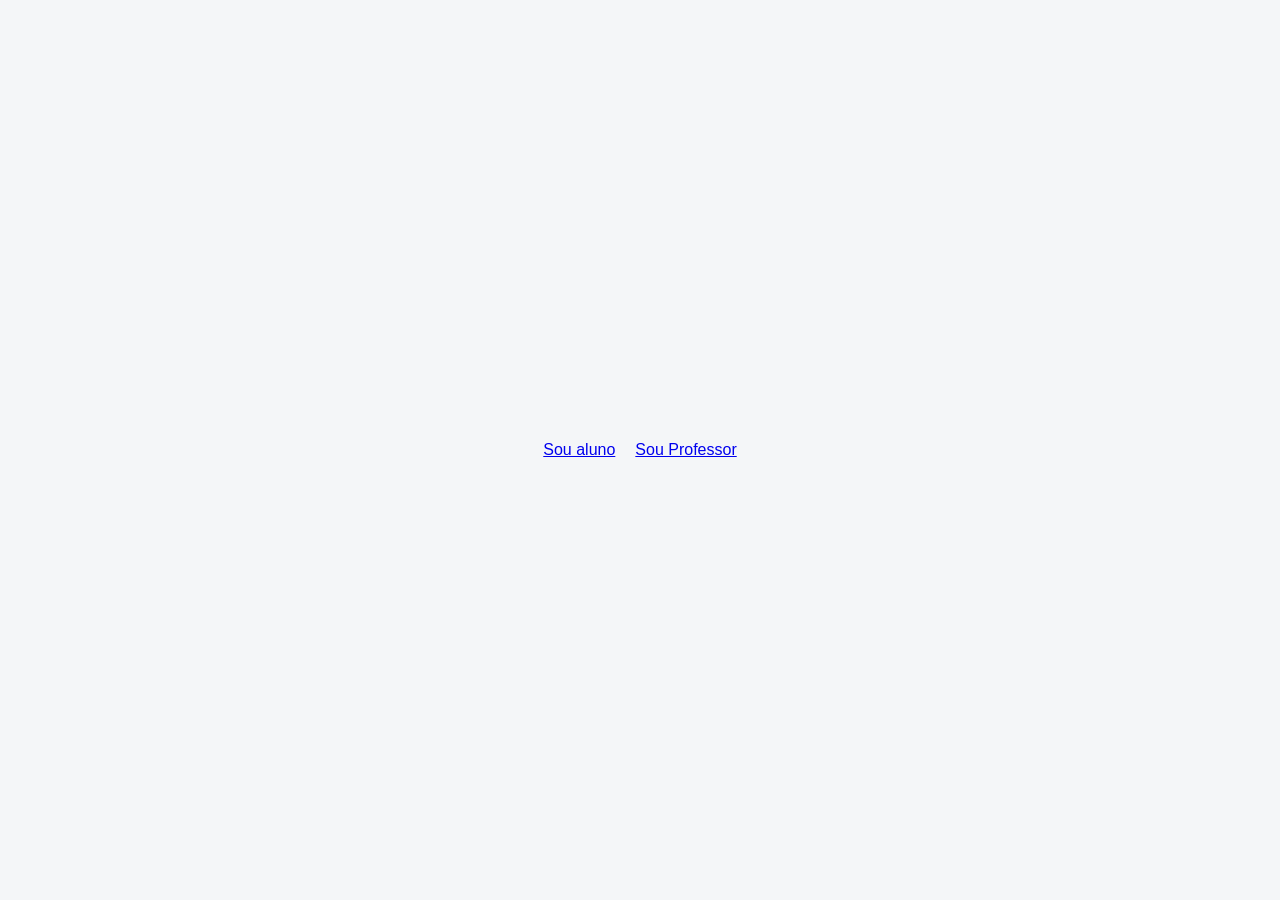
<file: index.html>
<!DOCTYPE html>
<html lang="pt-BR">
<head>
    <meta charset="UTF-8">
    <meta name="viewport" content="width=device-width, initial-scale=1.0">
    <title>ClassHub</title>
    <link rel="stylesheet" href="./index.css">
</head>

<body>

    <div class="botoes">
        <a href="./Flavio/login.html" class="botao">Sou aluno</a>
        <a href="professor.html" class="botao">Sou Professor</a>
    </div>    

</body>
</html>
</file>
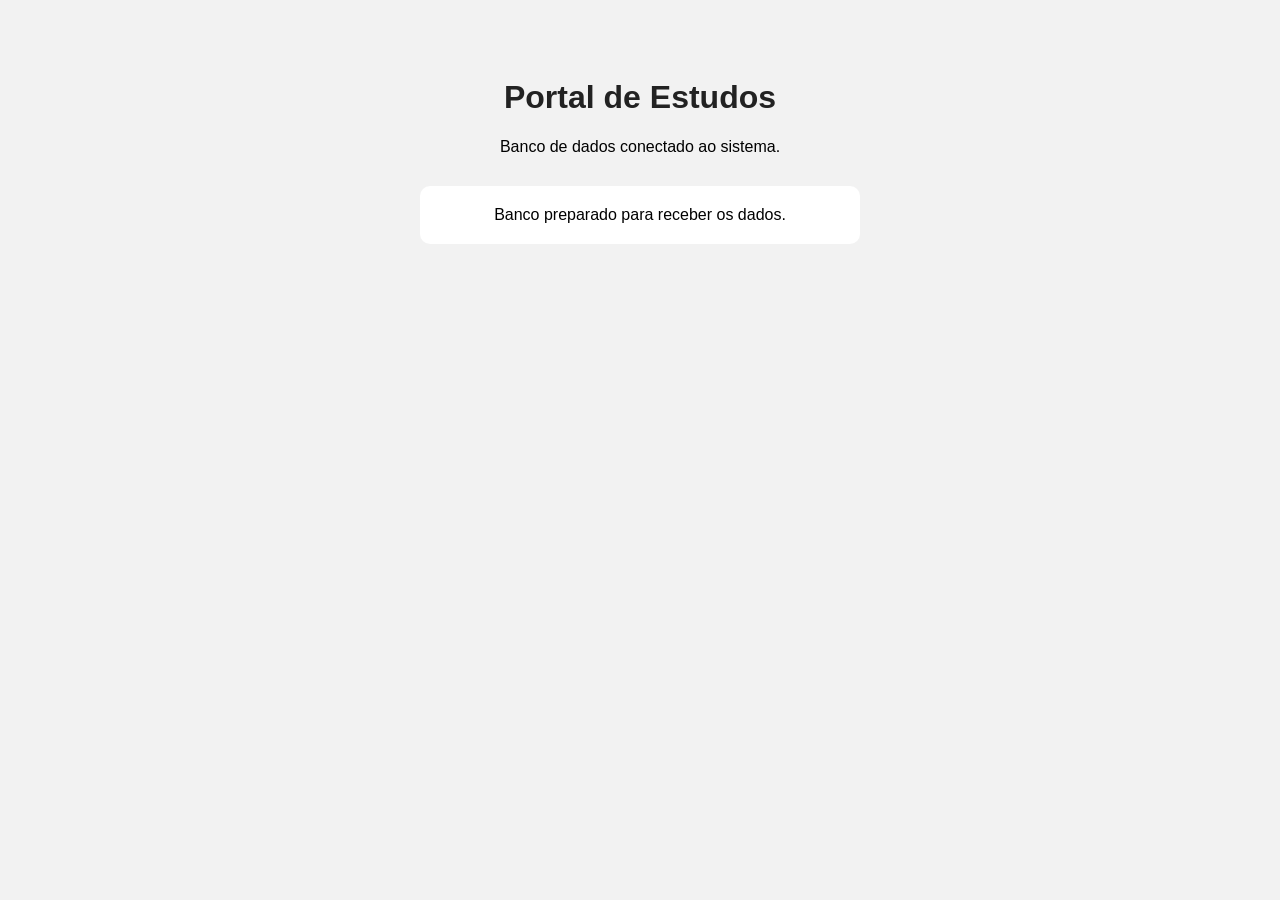
<file: Davi/banco.html>
<!DOCTYPE html>
<html lang="pt-br">
<head>
    <meta charset="UTF-8">
    <title>Banco de Dados</title>
    <link rel="stylesheet" href="banco.css">
</head>

<body>

    <h1>Portal de Estudos</h1>

    <p>Banco de dados conectado ao sistema.</p>

    <div id="status">
        Aguardando conexão...
    </div>

    <script src="banco.js"></script>

</body>
</html>
</file>
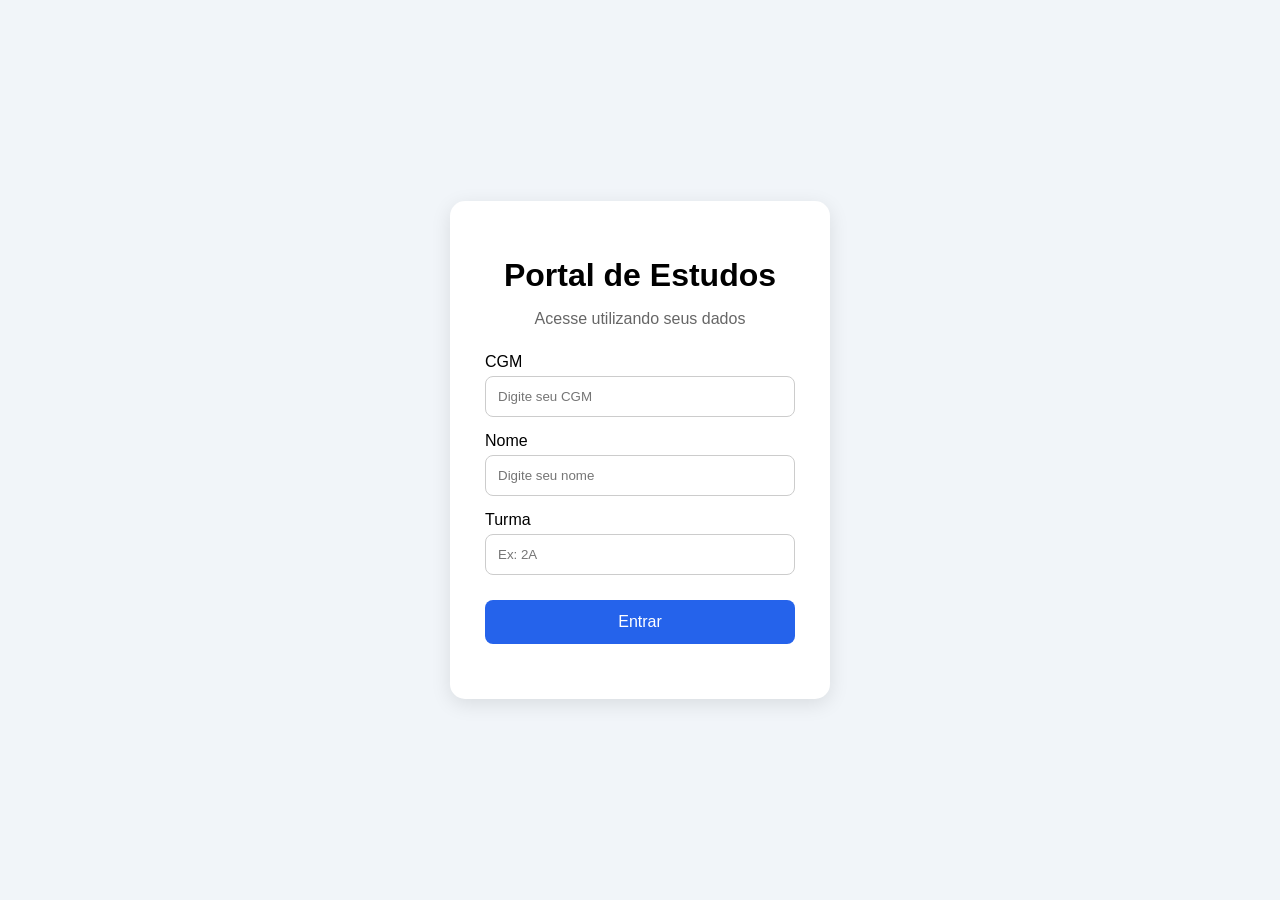
<file: Flavio/login.html>
<!DOCTYPE html>
<html lang="pt-br">

<head>
    <meta charset="UTF-8">
    <meta name="viewport" content="width=device-width, initial-scale=1.0">

    <title>Login - Portal de Estudos</title>

    <link rel="stylesheet" href="login.css">
</head>

<body>

    <div class="login-container">

        <h1>Portal de Estudos</h1>

        <p>Acesse utilizando seus dados</p>

        <form id="loginForm">

            <label for="cgm">CGM</label>
            <input
                type="text"
                id="cgm"
                placeholder="Digite seu CGM"
                required
            >

            <label for="nome">Nome</label>
            <input
                type="text"
                id="nome"
                placeholder="Digite seu nome"
                required
            >

            <label for="turma">Turma</label>
            <input
                type="text"
                id="turma"
                placeholder="Ex: 2A"
                required
            >

            <button type="submit">
                Entrar
            </button>

        </form>

        <p id="mensagem"></p>

    </div>

    <script src="login.js"></script>

</body>

</html>
</file>
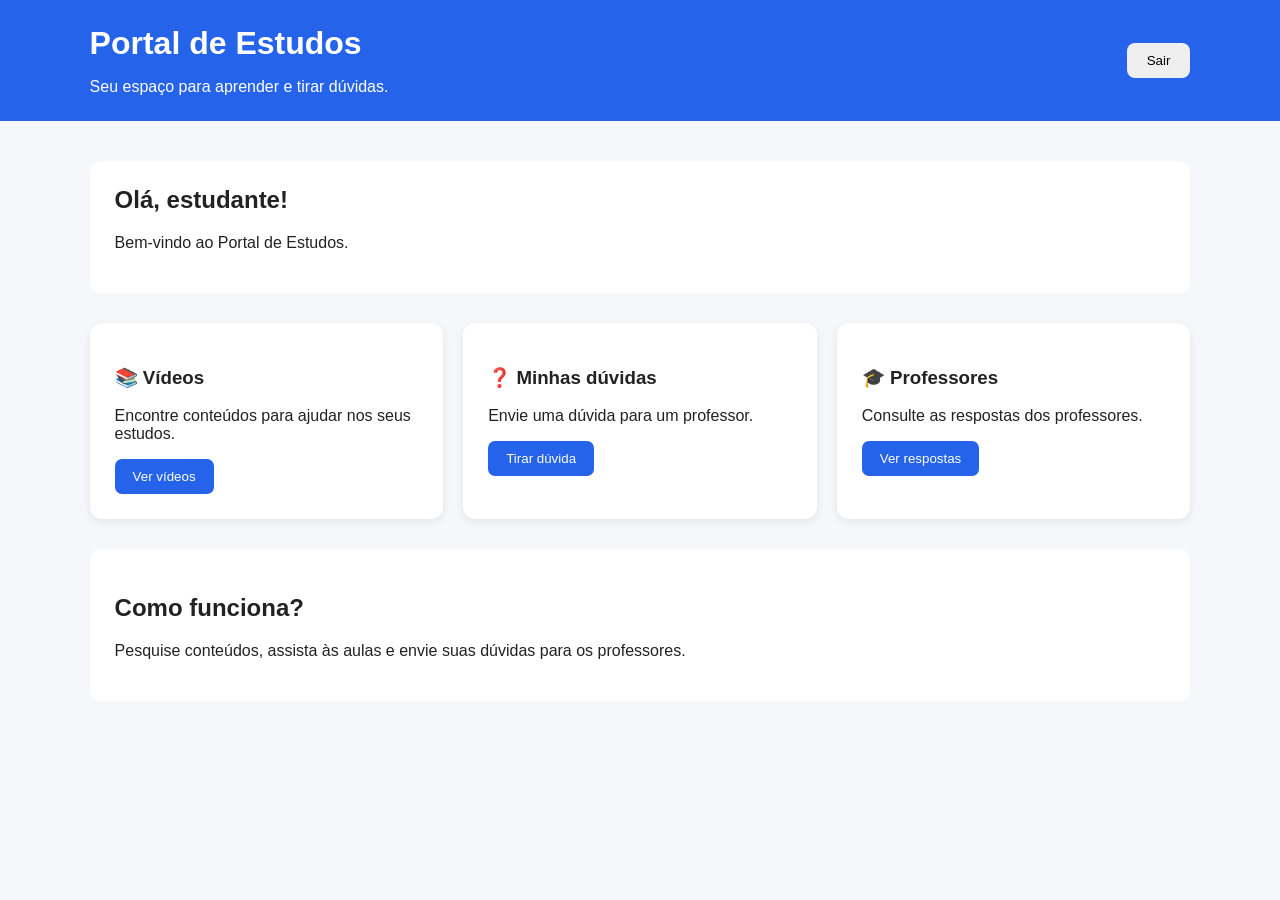
<file: Jeferson/principal.html>
<!DOCTYPE html>
<html lang="pt-br">

<head>

    <meta charset="UTF-8">

    <meta name="viewport"
    content="width=device-width, initial-scale=1.0">

    <title>Portal de Estudos</title>

    <link rel="stylesheet" href="principal.css">

</head>

<body>

    <header>

        <div>
            <h1>Portal de Estudos</h1>
            <p>Seu espaço para aprender e tirar dúvidas.</p>
        </div>

        <button id="sair">
            Sair
        </button>

    </header>


    <main>

        <section class="boas-vindas">

            <h2 id="nomeAluno">
                Olá!
            </h2>

            <p id="turmaAluno">
                Bem-vindo ao Portal de Estudos.
            </p>

        </section>


        <section class="cards">

            <div class="card">

                <h3>📚 Vídeos</h3>

                <p>
                    Encontre conteúdos para ajudar nos seus estudos.
                </p>

                <button onclick="abrirVideos()">
                    Ver vídeos
                </button>

            </div>


            <div class="card">

                <h3>❓ Minhas dúvidas</h3>

                <p>
                    Envie uma dúvida para um professor.
                </p>

                <button onclick="abrirDuvidas()">
                    Tirar dúvida
                </button>

            </div>


            <div class="card">

                <h3>🎓 Professores</h3>

                <p>
                    Consulte as respostas dos professores.
                </p>

                <button onclick="abrirProfessores()">
                    Ver respostas
                </button>

            </div>

        </section>


        <section class="resumo">

            <h2>Como funciona?</h2>

            <p>
                Pesquise conteúdos, assista às aulas e envie
                suas dúvidas para os professores.
            </p>

        </section>

    </main>


    <script src="principal.js"></script>

</body>

</html>
</file>
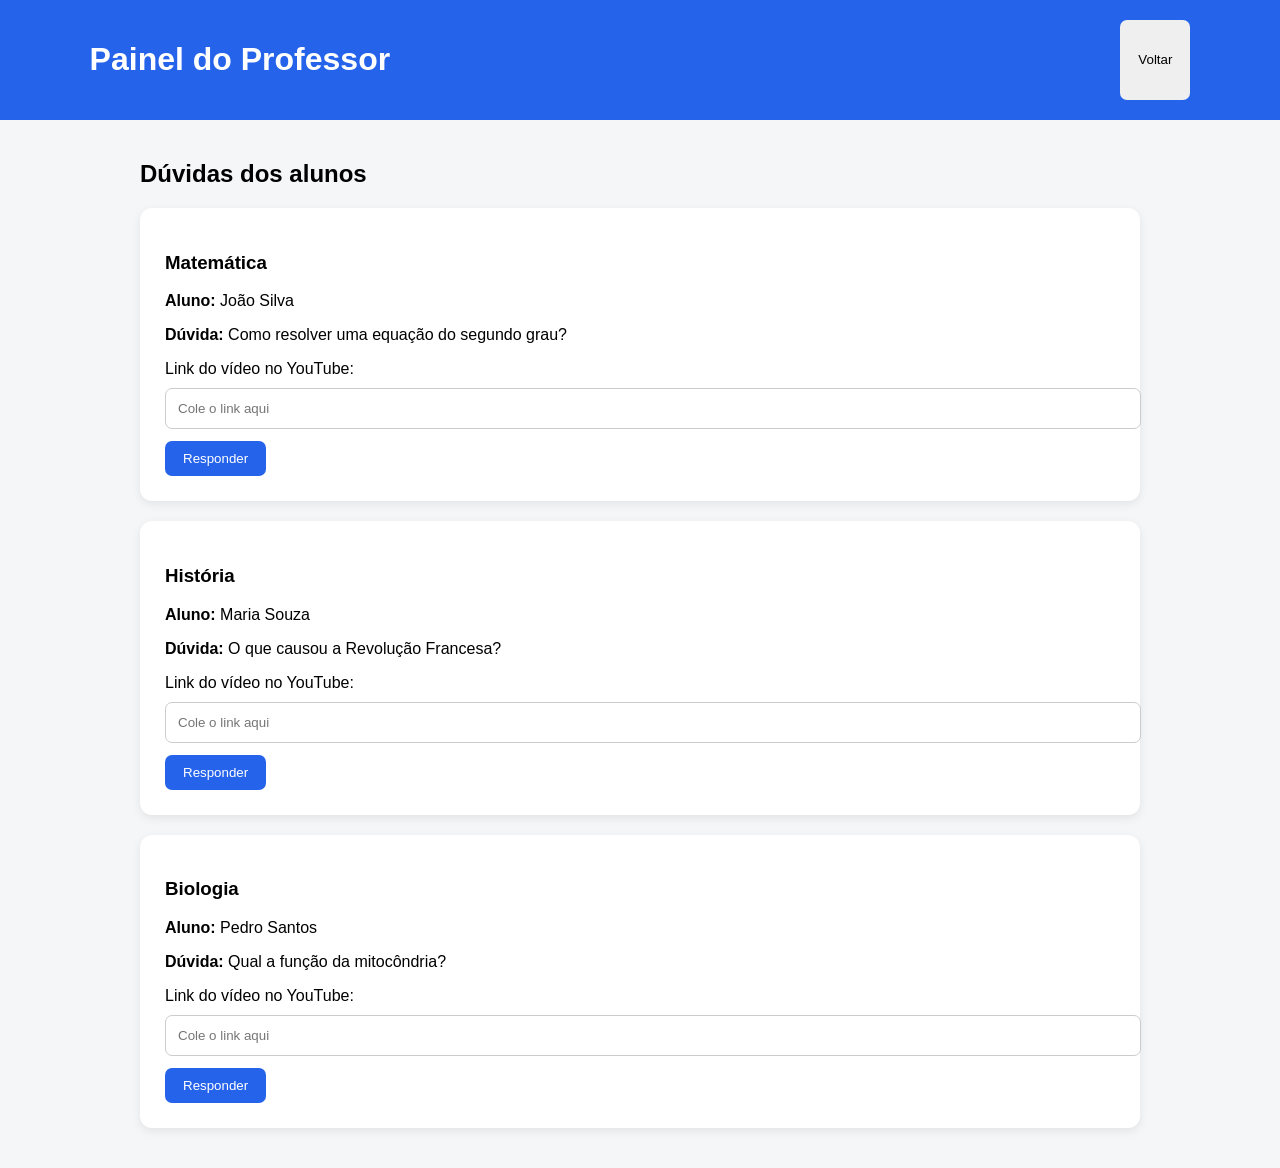
<file: Joao/professor.html>
<!DOCTYPE html>
<html lang="pt-br">
<head>
    <meta charset="UTF-8">
    <title>Painel do Professor</title>
    <link rel="stylesheet" href="professor.css">

</head>

<body>
    <header>
        <h1>Painel do Professor</h1>
        <button onclick="voltar()">
            Voltar
        </button>

    </header>
    <main>
        <h2>Dúvidas dos alunos</h2>
        <div id="listaDuvidas"></div>
    </main>
    <script src="professor.js"></script>
</body>

</html>
</file>
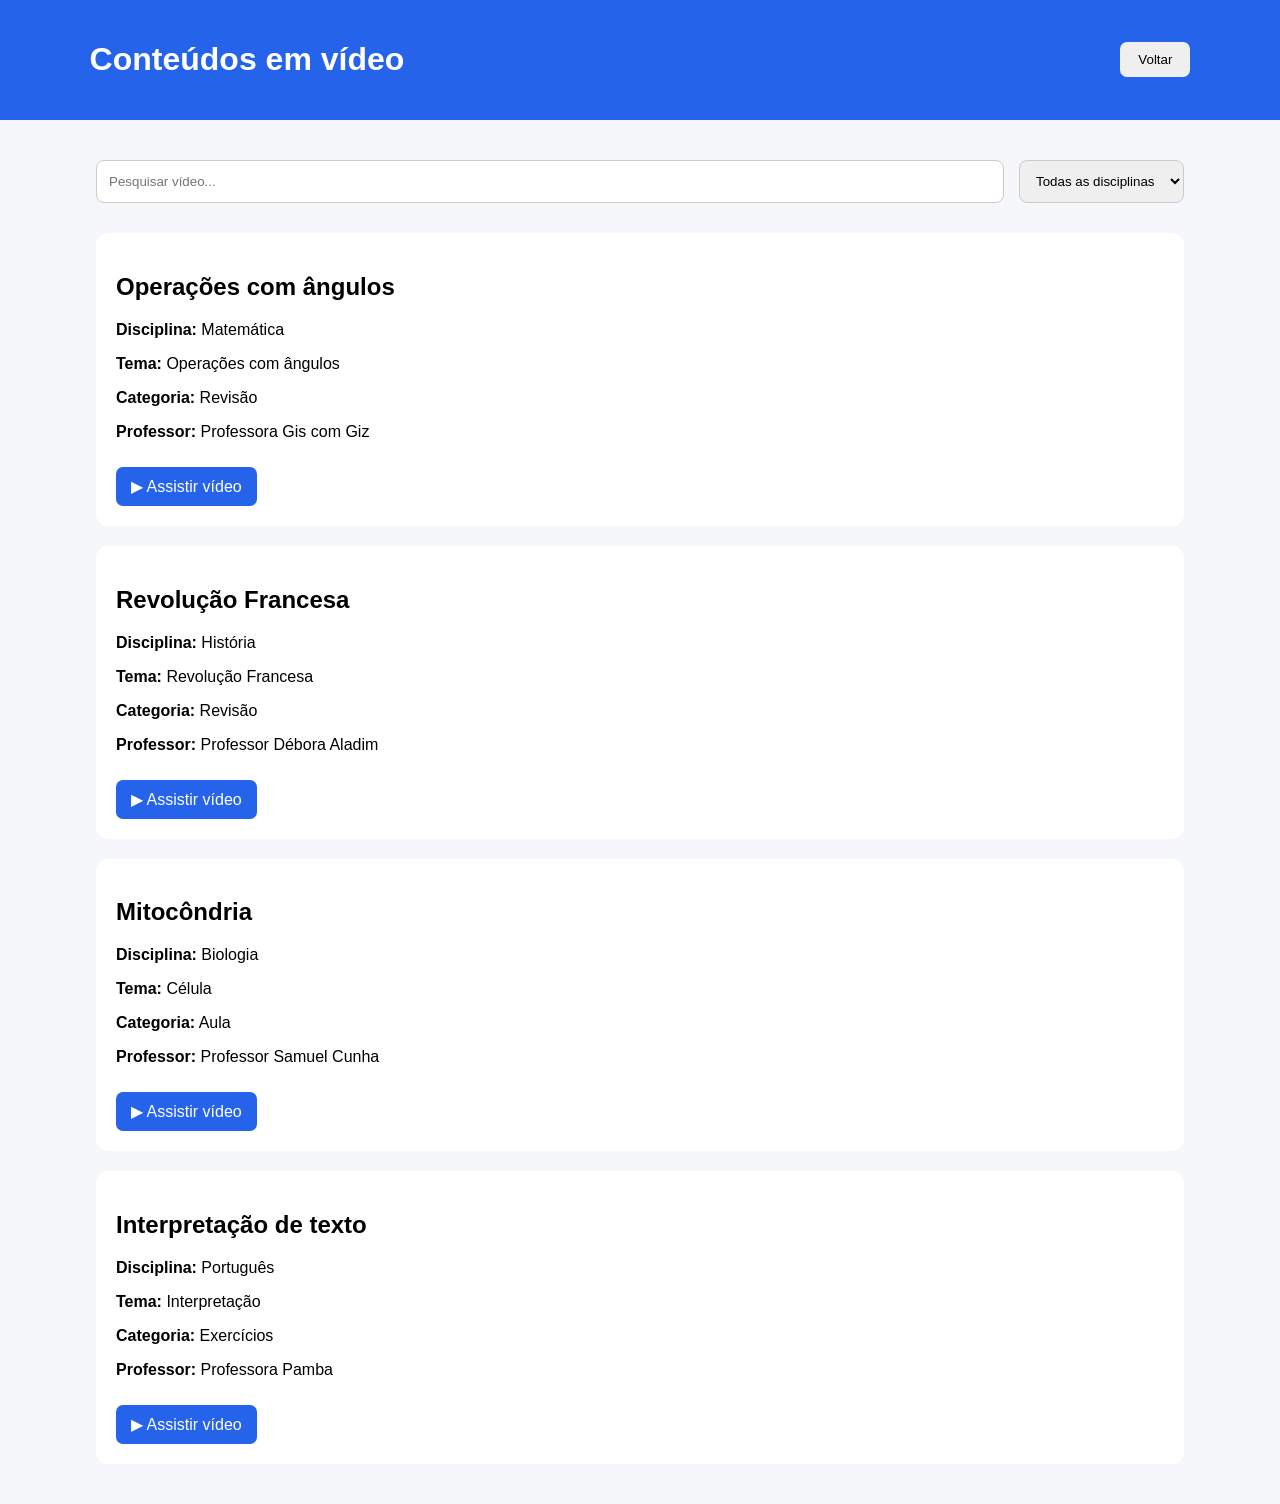
<file: Luiz/videos.html>
<!DOCTYPE html>
<html lang="pt-br">

<head>

    <meta charset="UTF-8">

    <title>Vídeos</title>

    <link rel="stylesheet" href="videos.css">

</head>

<body>

    <header>

        <h1> Conteúdos em vídeo</h1>

        <button onclick="voltar()">
            Voltar
        </button>

    </header>


    <main>

        <div class="filtros">

            <input
                type="text"
                id="pesquisa"
                placeholder="Pesquisar vídeo..."
            >

            <select id="disciplina">

                <option value="">
                    Todas as disciplinas
                </option>

                <option value="Matemática">
                    Matemática
                </option>

                <option value="História">
                    História
                </option>

                <option value="Biologia">
                    Biologia
                </option>

                <option value="Português">
                    Português
                </option>

            </select>

        </div>


        <div id="listaVideos"></div>

    </main>


    <script src="videos.js"></script>

</body>

</html>
</file>
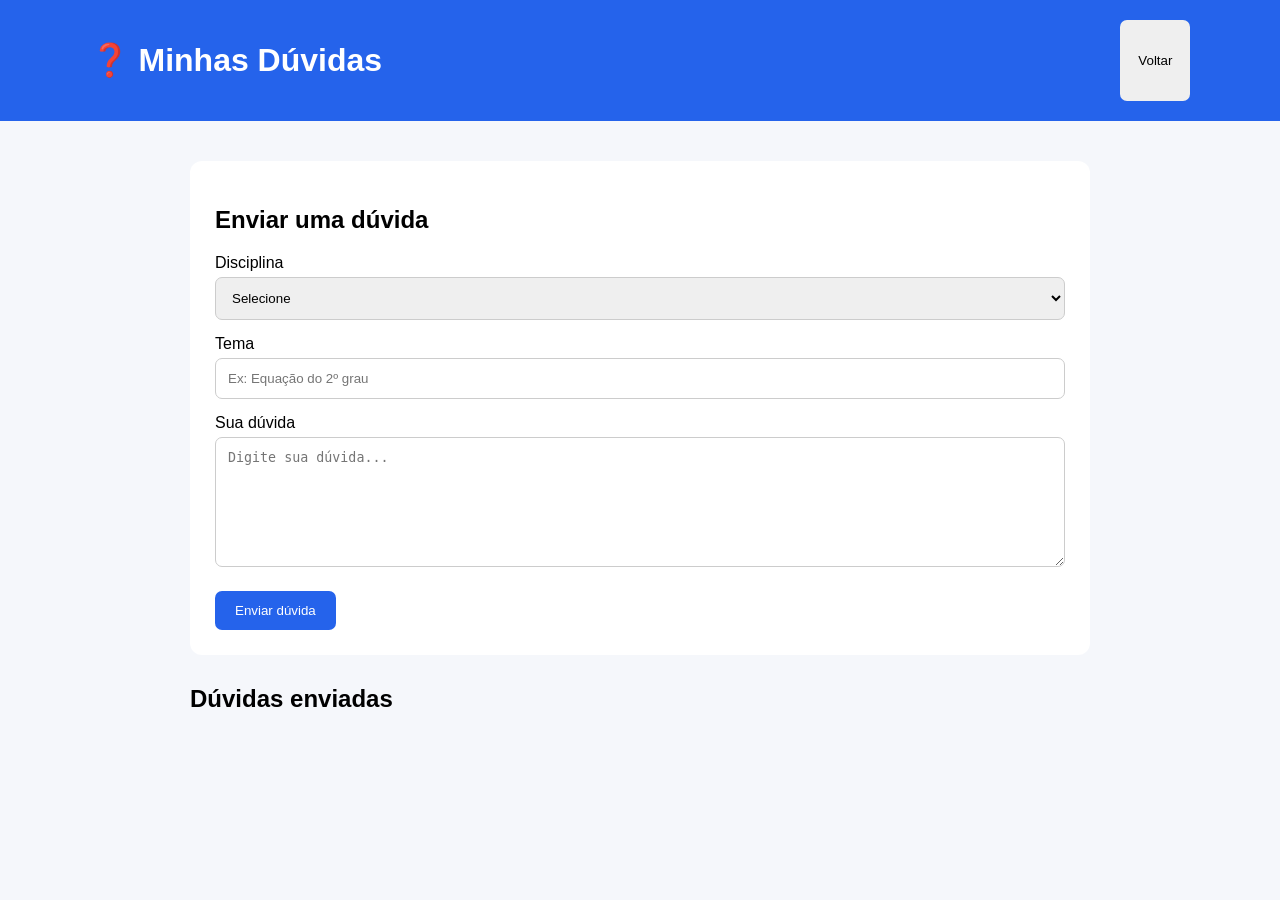
<file: Nathan/duvidas.html>
<!DOCTYPE html>
<html lang="pt-br">

<head>
    <meta charset="UTF-8">
    <title>Minhas Dúvidas</title>
    <link rel="stylesheet" href="duvidas.css">
</head>

<body>
    <header>
        <h1>❓ Minhas Dúvidas</h1>
        <button onclick="voltar()">
            Voltar
        </button>
    </header>

    <main>
        <section class="formulario">
            <h2>Enviar uma dúvida</h2>

            <label>Disciplina</label>
            <select id="disciplina">
                <option value="">
                    Selecione
                </option>
                <option value="Matemática">
                    Matemática
                </option>
                <option value="História">
                    História
                </option>
                <option value="Biologia">
                    Biologia
                </option>
                <option value="Português">
                    Português
                </option>
            </select>

            <label>Tema</label>
            <input
                type="text"
                id="tema"
                placeholder="Ex: Equação do 2º grau"
            >

            <label>Sua dúvida</label>
            <textarea
                id="pergunta"
                placeholder="Digite sua dúvida..."
            ></textarea>

            <button id="enviar">
                Enviar dúvida
            </button>
        </section>

        <section>
            <h2>Dúvidas enviadas</h2>
            <div id="listaDuvidas"></div>
        </section>
    </main>

    <script src="duvidas.js"></script>
</body>

</html>
</file>
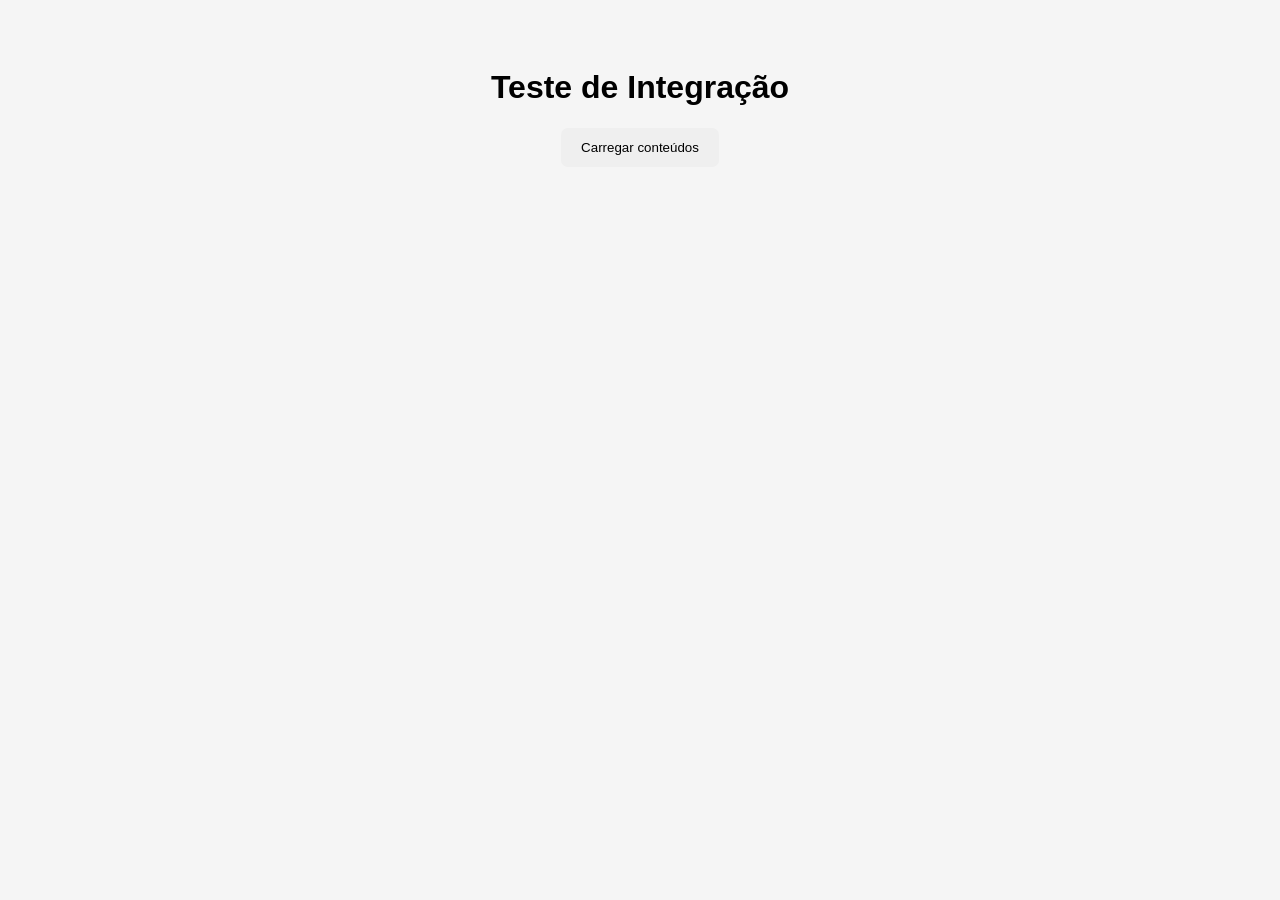
<file: Nicollas/integracao.html>
<!DOCTYPE html>
<html lang="pt-br">
    <head>
        <meta charset="UTF-8">
        <title>Integração</title>
        <link rel="stylesheet" href="integracao.css">
    </head>
    <body>
        <h1>Teste de Integração</h1>
        <button id="carregar">Carregar conteúdos</button>
        <div id="resultado"></div>

        <script src="integracao.js"></script>
    </body>
</html>
</file>
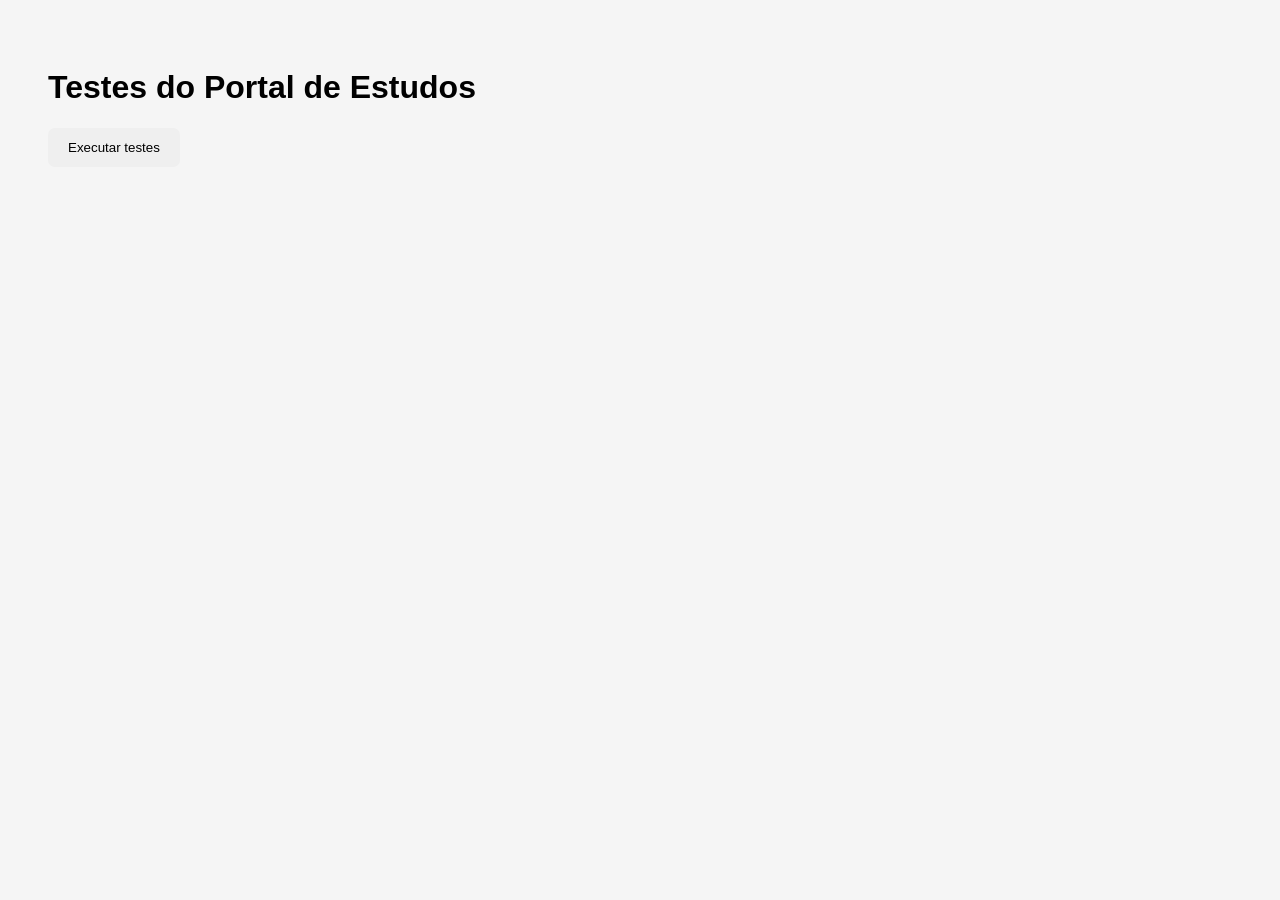
<file: Rafael/testes.html>
<!DOCTYPE html>
<html lang="pt-br">

<head>
    <meta charset="UTF-8">
    <title>Testes do Portal</title>
    <link rel="stylesheet" href="testes.css">
</head>

<body>
    <h1>Testes do Portal de Estudos</h1>
    <button onclick="executarTestes()">
        Executar testes
    </button>
    <div id="resultado"></div>
    <script src="testes.js"></script>
</body>
</html>
</file>
<file: index.css>
body {
    margin: 0;
    height: 100vh;

    display: flex;
    justify-content: center;
    align-items: center;

    font-family: Arial, sans-serif;
    background-color: #f4f6f8;
}

.botoes {
    display: flex;
    gap: 20px;
}

button {
    padding: 15px 30px;

    font-size: 18px;
    font-weight: bold;

    color: white;
    background-color: #2563eb;

    border: none;
    border-radius: 8px;

    cursor: pointer;

    transition: 0.3s;
}

button:hover {
    background-color: #1d4ed8;
    transform: scale(1.05);
}
</file>
<file: Davi/banco.css>
body {
    font-family: Arial, sans-serif;
    background-color: #f2f2f2;
    text-align: center;
    padding: 50px;
}

h1 {
    color: #222;
}

#status {
    margin: 30px auto;
    padding: 20px;
    max-width: 400px;
    background-color: white;
    border-radius: 10px;
}
</file>
<file: Flavio/login.css>
* {
    box-sizing: border-box;
}

body {
    margin: 0;
    font-family: Arial, sans-serif;
    background: #f1f5f9;

    display: flex;
    justify-content: center;
    align-items: center;

    min-height: 100vh;
}

.login-container {
    background: white;

    width: 380px;
    padding: 35px;

    border-radius: 15px;

    box-shadow: 0 5px 20px rgba(0, 0, 0, 0.1);
}

h1 {
    text-align: center;
    margin-bottom: 10px;
}

.login-container > p {
    text-align: center;
    color: #666;
}

form {
    margin-top: 25px;
}

label {
    display: block;
    margin-top: 15px;
    margin-bottom: 5px;
}

input {
    width: 100%;
    padding: 12px;

    border: 1px solid #ccc;
    border-radius: 8px;
}

button {
    width: 100%;

    padding: 13px;
    margin-top: 25px;

    border: none;
    border-radius: 8px;

    background: #2563eb;
    color: white;

    font-size: 16px;
    cursor: pointer;
}

button:hover {
    background: #1d4ed8;
}

#mensagem {
    margin-top: 20px;
    font-weight: bold;
}
</file>
<file: Jeferson/principal.css>
* {
    box-sizing: border-box;
}

body {
    margin: 0;
    font-family: Arial, sans-serif;
    background: #f5f7fb;
    color: #222;
}

header {
    background: #2563eb;
    color: white;
    padding: 25px 7%;
    display: flex;
    justify-content: space-between;
    align-items: center;
}

header h1 {
    margin: 0;
}

header p {
    margin-bottom: 0;
}

header button {
    padding: 10px 20px;
    border: none;
    border-radius: 8px;
    cursor: pointer;
}

main {
    width: 86%;
    max-width: 1200px;
    margin: 40px auto;
}

.boas-vindas {
    background: white;
    padding: 25px;
    border-radius: 12px;
    margin-bottom: 30px;
}

.boas-vindas h2 {
    margin-top: 0;
}

.cards {
    display: grid;
    grid-template-columns: repeat(auto-fit, minmax(250px, 1fr));
    gap: 20px;
}

.card {
    background: white;
    padding: 25px;
    border-radius: 12px;
    box-shadow: 0 3px 10px rgba(0, 0, 0, 0.08);
}

.card button {
    background: #2563eb;
    color: white;
    border: none;
    padding: 10px 18px;
    border-radius: 7px;
    cursor: pointer;
}

.resumo {
    margin-top: 30px;
    background: white;
    padding: 25px;
    border-radius: 12px;
}
</file>
<file: Joao/professor.css>
body {
    margin: 0;

    font-family: Arial, sans-serif;

    background: #f4f6f8;
}

header {
    background: #2563eb;

    color: white;

    padding: 20px 7%;

    display: flex;

    justify-content: space-between;
}

header button {
    padding: 10px 18px;

    border: none;

    border-radius: 7px;

    cursor: pointer;
}

main {
    width: 85%;

    max-width: 1000px;

    margin: 40px auto;
}

.duvida {
    background: white;

    padding: 25px;

    margin-bottom: 20px;

    border-radius: 12px;

    box-shadow:
        0 3px 10px rgba(0, 0, 0, 0.08);
}

.duvida input {
    width: 100%;

    padding: 12px;

    margin-top: 10px;

    border: 1px solid #ccc;

    border-radius: 7px;
}

.duvida button {
    margin-top: 12px;

    padding: 10px 18px;

    background: #2563eb;

    color: white;

    border: none;

    border-radius: 7px;

    cursor: pointer;
}
</file>
<file: Luiz/videos.css>
body {
    margin: 0;
    font-family: Arial, sans-serif;
    background: #f5f7fb;
}

header {
    background: #2563eb;
    color: white;
    padding: 20px 7%;
    display: flex;
    justify-content: space-between;
    align-items: center;
}

header button {
    padding: 10px 18px;
    border: none;
    border-radius: 7px;
    cursor: pointer;
}

main {
    width: 85%;
    max-width: 1100px;
    margin: 40px auto;
}

.filtros {
    display: flex;
    gap: 15px;
    margin-bottom: 30px;
}

.filtros input,
.filtros select {
    padding: 12px;
    border: 1px solid #ccc;
    border-radius: 8px;
}

.filtros input {
    flex: 1;
}

.video {
    background: white;
    padding: 20px;
    margin-bottom: 20px;
    border-radius: 12px;
}

.video a {
    display: inline-block;
    margin-top: 10px;
    padding: 10px 15px;
    background: #2563eb;
    color: white;
    text-decoration: none;
    border-radius: 7px;
}
</file>
<file: Nathan/duvidas.css>
body {
    margin: 0;
    font-family: Arial, sans-serif;
    background: #f5f7fb;
}

header {
    background: #2563eb;
    color: white;
    padding: 20px 7%;
    display: flex;
    justify-content: space-between;
}

header button {
    border: none;
    padding: 10px 18px;
    border-radius: 7px;
    cursor: pointer;
}

main {
    width: 85%;
    max-width: 900px;
    margin: 40px auto;
}

.formulario {
    background: white;
    padding: 25px;
    border-radius: 12px;
    margin-bottom: 30px;
}

label {
    display: block;
    margin-top: 15px;
    margin-bottom: 5px;
}

select,
input,
textarea {
    width: 100%;
    padding: 12px;
    border: 1px solid #ccc;
    border-radius: 7px;
    box-sizing: border-box;
}

textarea {
    height: 130px;
    resize: vertical;
}

#enviar {
    margin-top: 20px;
    padding: 12px 20px;
    background: #2563eb;
    color: white;
    border: none;
    border-radius: 7px;
    cursor: pointer;
}

.duvida {
    background: white;
    padding: 20px;
    margin-bottom: 15px;
    border-radius: 10px;
}
</file>
<file: Nicollas/integracao.css>
body {
    font-family: Arial, sans-serif;
    background: #f5f5f5;
    padding: 40px;
    text-align: center;
}

button {
    padding: 12px 20px;
    border: none;
    border-radius: 7px;
    cursor: pointer;
}

#resultado {
    margin-top: 30px;
}
</file>
<file: Rafael/testes.css>
body {
    font-family: Arial, sans-serif;
    background: #f5f5f5;
    padding: 40px;
}

button {
    padding: 12px 20px;
    border: none;
    border-radius: 7px;
    cursor: pointer;
}

#resultado {
    margin-top: 25px;
}

.teste {
    background: white;
    padding: 15px;
    margin: 10px 0;
    border-radius: 8px;
}
</file>
